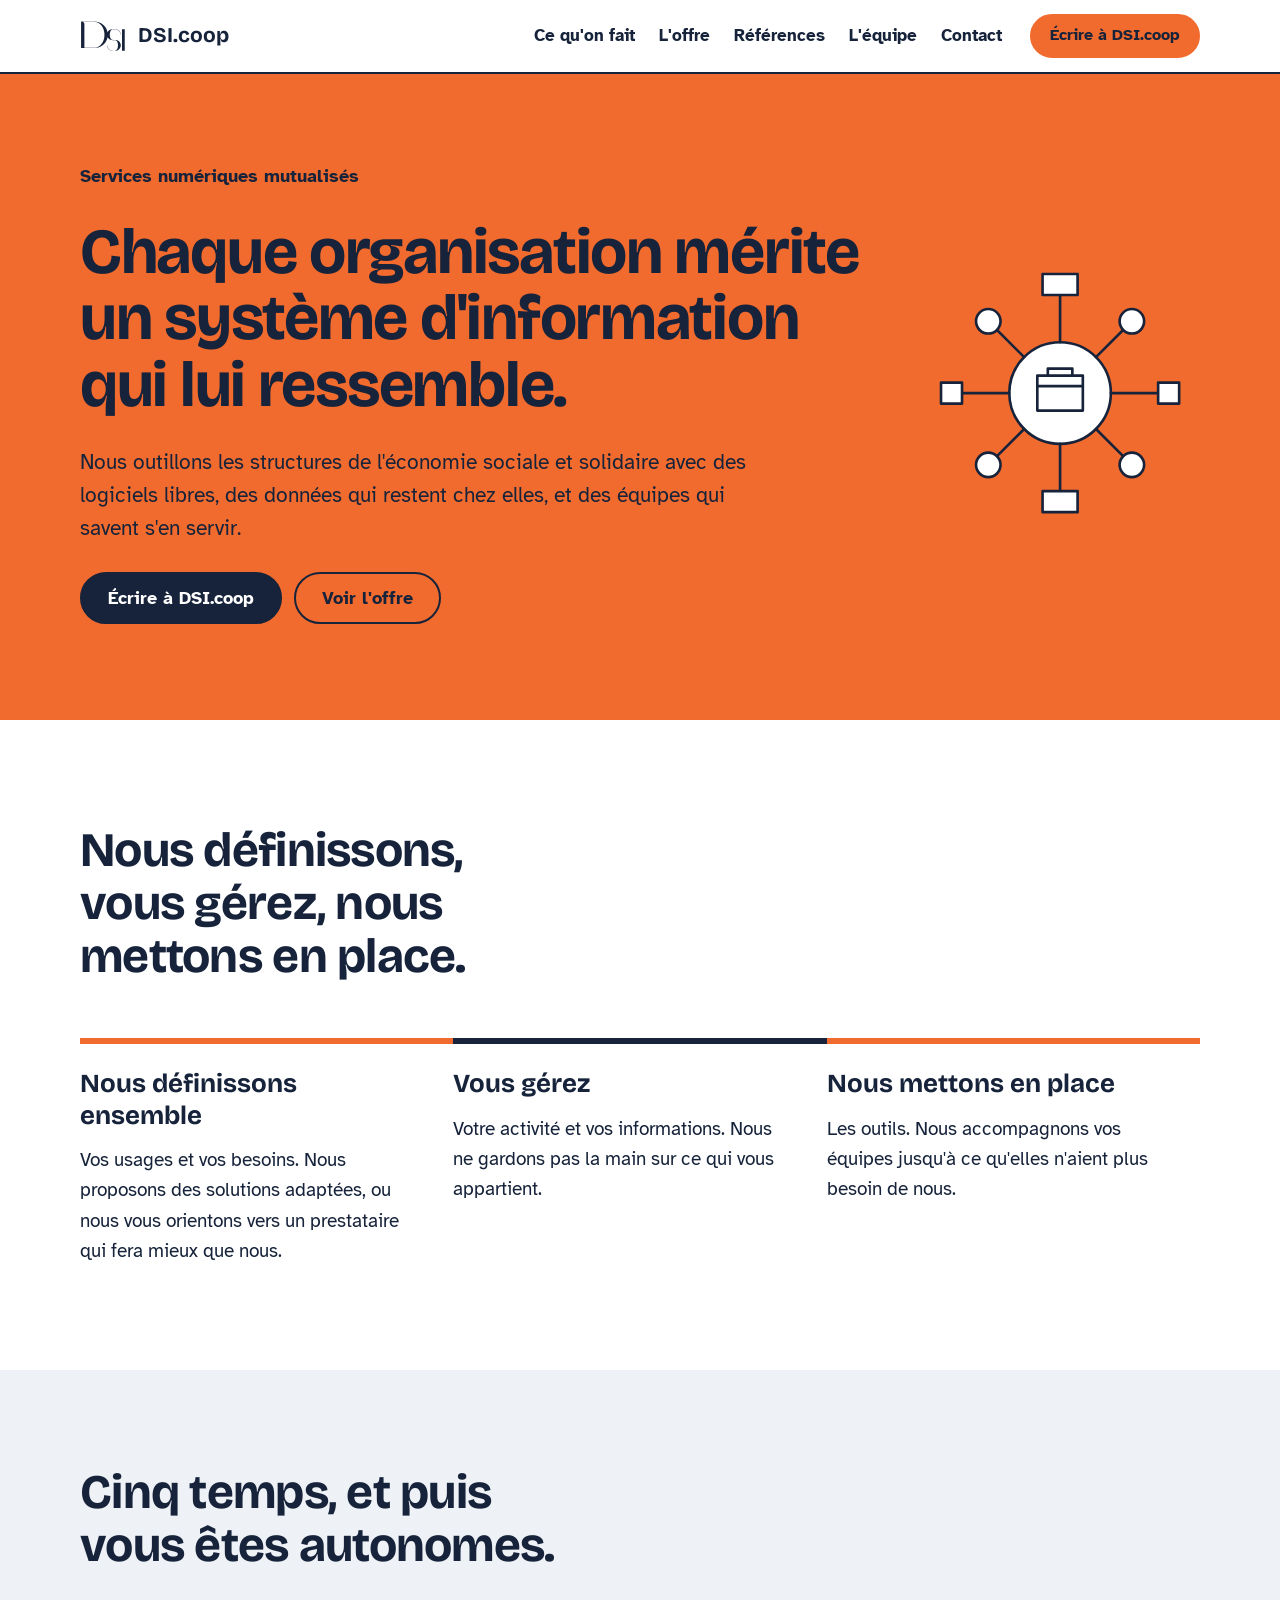
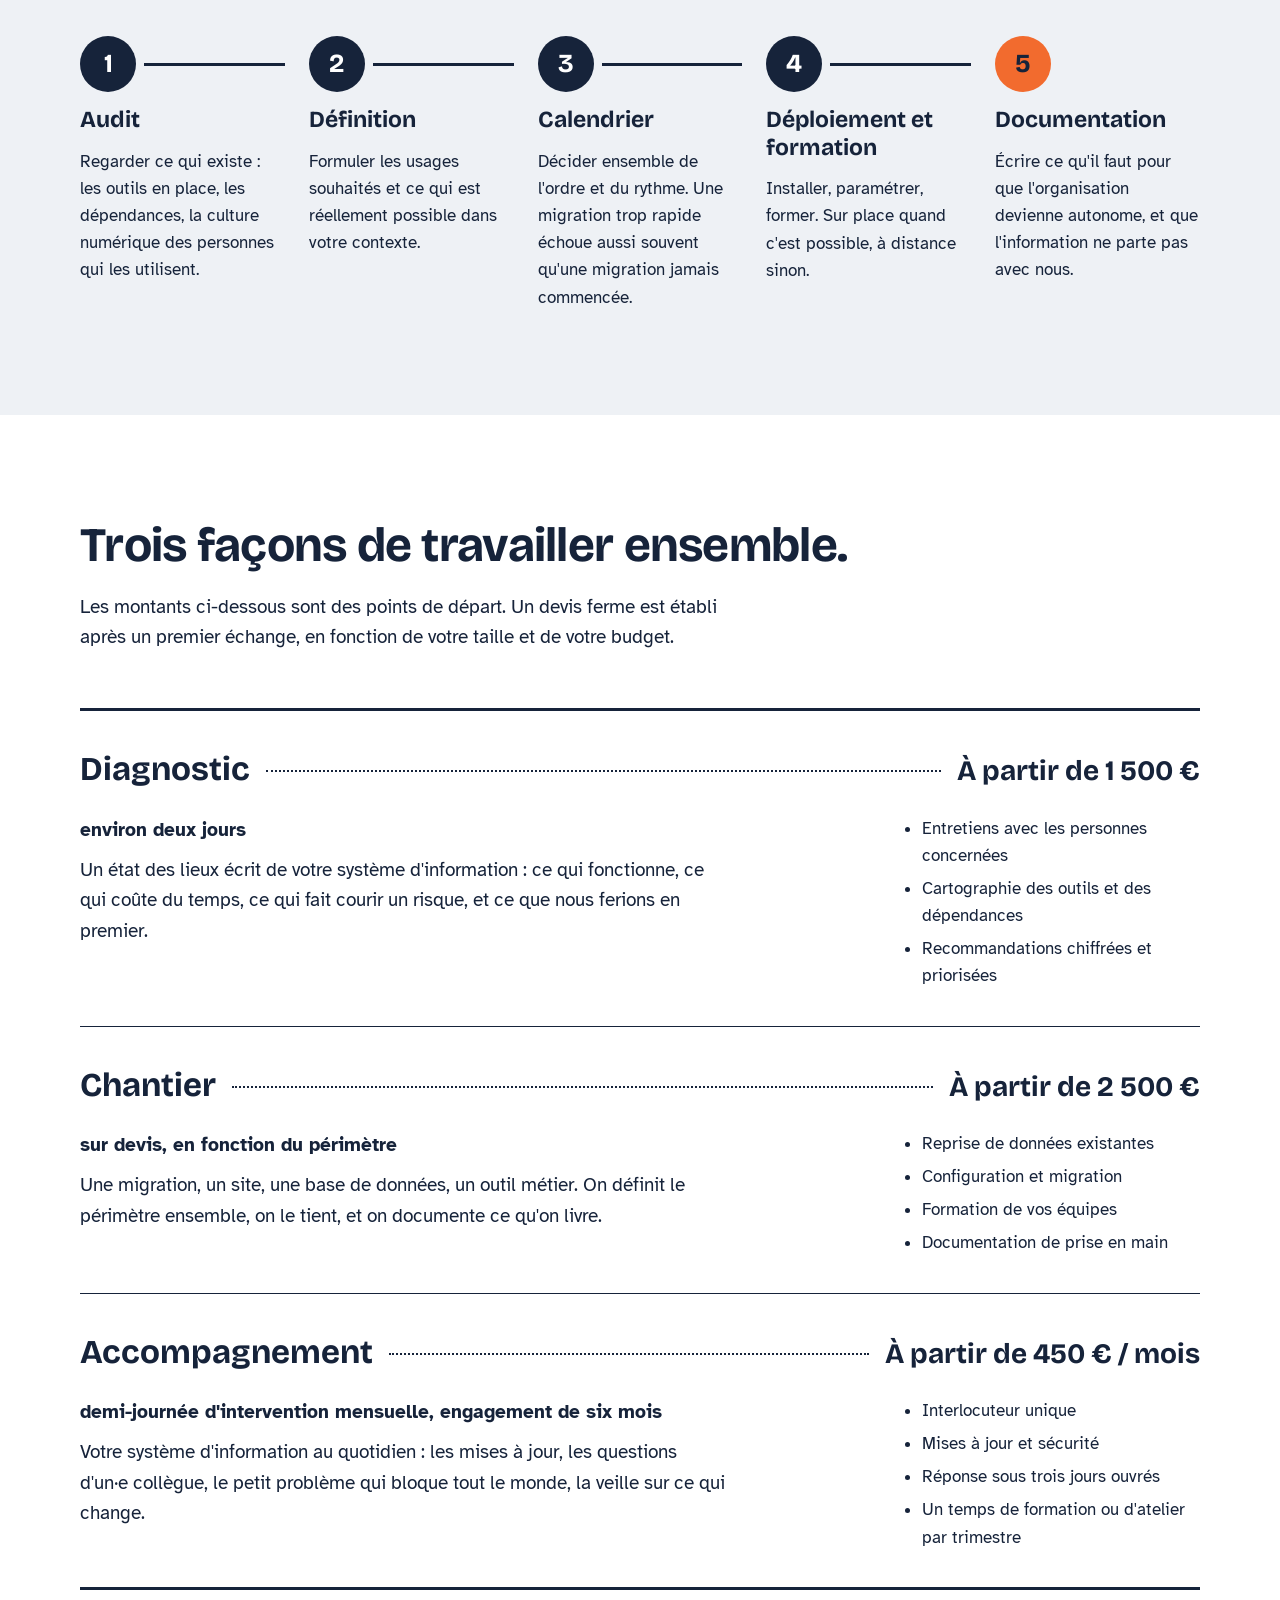
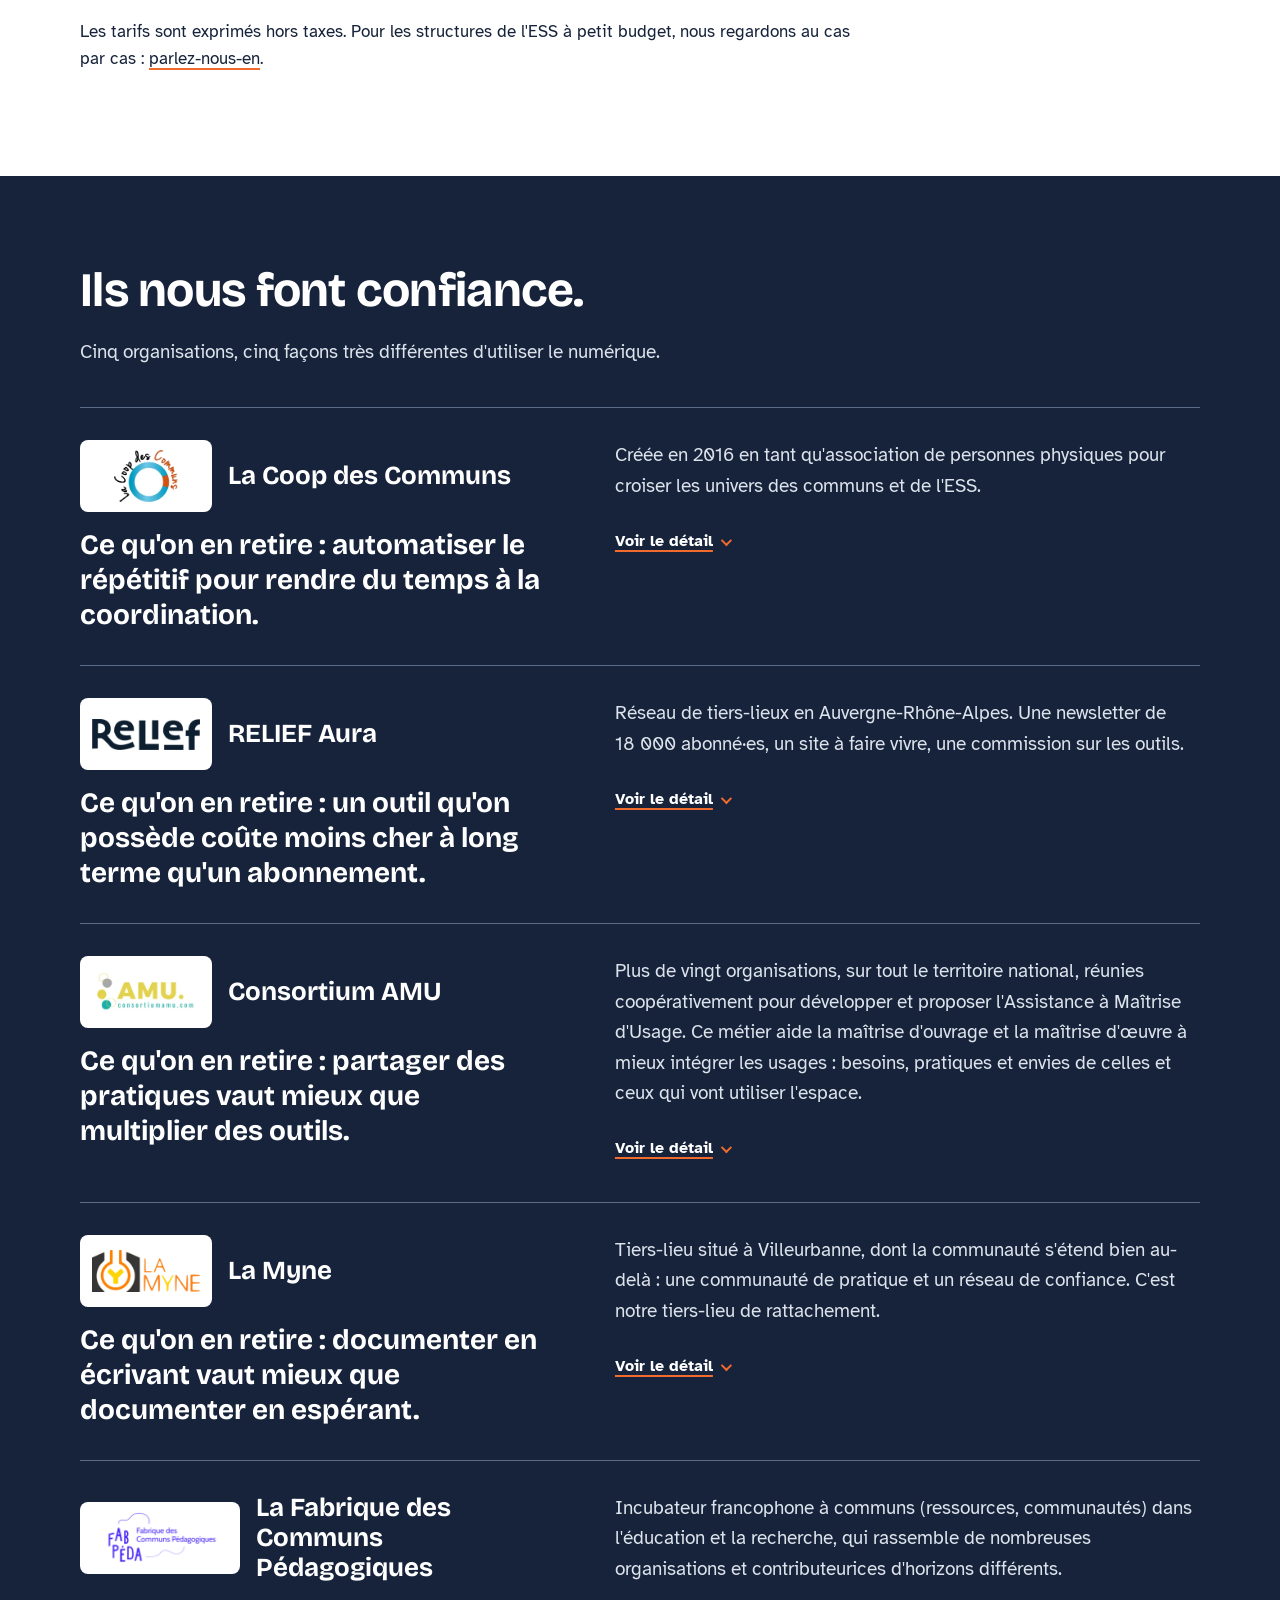
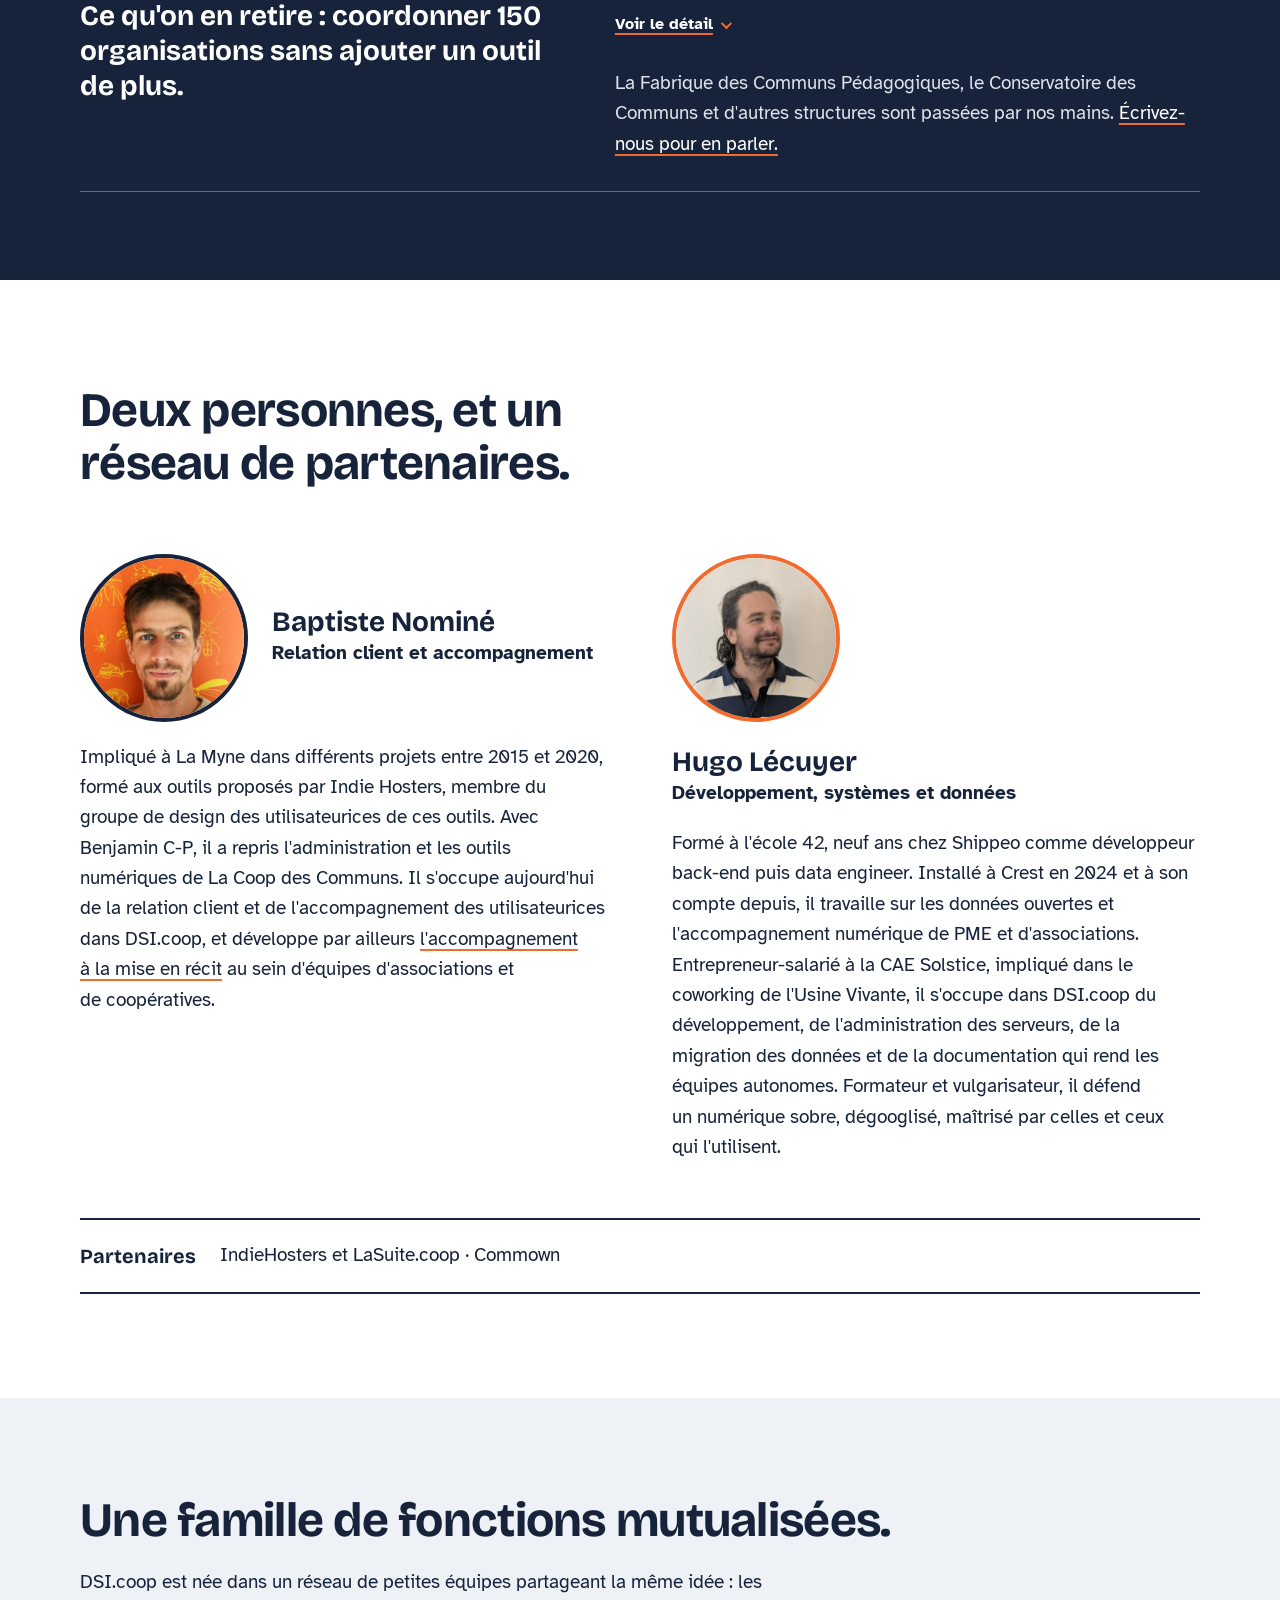
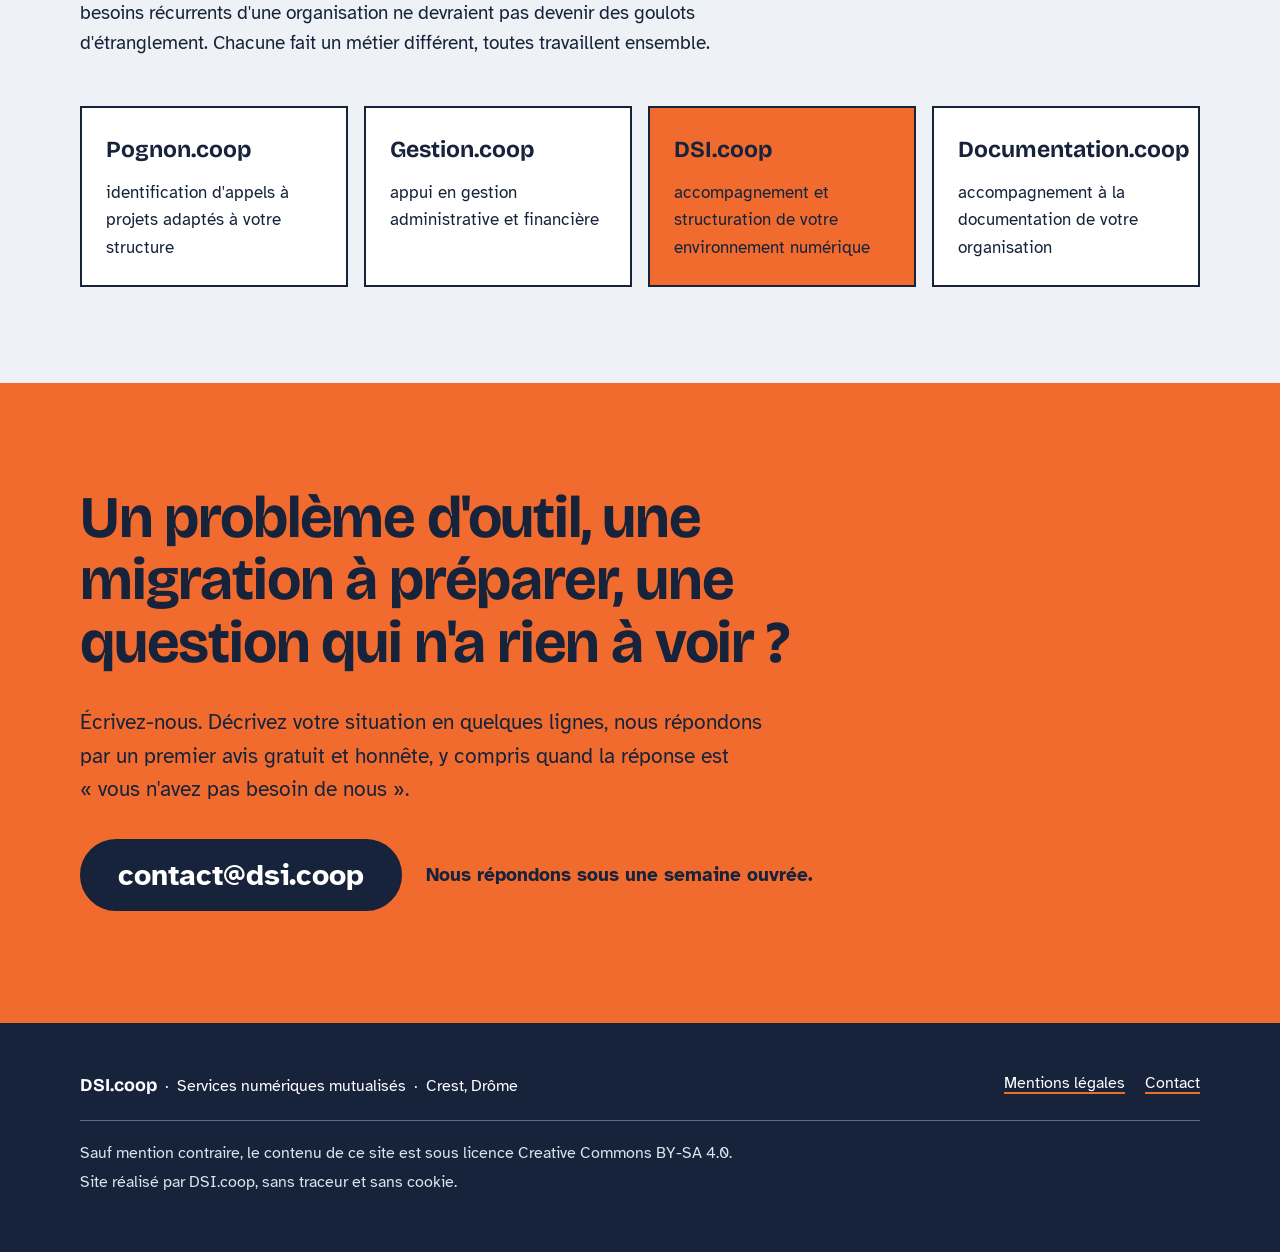
<file: docs/index.html>
<!doctype html>
<html lang="fr" class="no-js">
<head>
<meta charset="utf-8">
<meta name="viewport" content="width=device-width, initial-scale=1">
<title>DSI.coop · Systèmes d'information pour l'économie sociale et solidaire</title>
<meta name="description" content="DSI.coop outille les structures de l'économie sociale et solidaire avec des logiciels libres, des données qui restent chez elles, et des équipes qui savent s'en servir.">
<meta name="theme-color" content="#F26B2E">
<link rel="canonical" href="https://dsi.coop/">

<!-- Open Graph / réseaux sociaux -->
<meta property="og:type" content="website">
<meta property="og:locale" content="fr_FR">
<meta property="og:site_name" content="DSI.coop">
<meta property="og:title" content="DSI.coop · Systèmes d'information pour l'économie sociale et solidaire">
<meta property="og:description" content="Logiciels libres, données qui restent chez vous, équipes qui savent s'en servir.">
<meta property="og:url" content="https://dsi.coop/">
<meta property="og:image" content="https://dsi.coop/assets/partage.png">
<meta name="twitter:card" content="summary_large_image">

<link rel="icon" href="assets/favicon.svg" type="image/svg+xml">
<link rel="apple-touch-icon" href="assets/apple-touch-icon.png">
<link rel="preload" href="assets/fonts/atkinson-hyperlegible-400-latin.woff2" as="font" type="font/woff2" crossorigin>
<link rel="preload" href="assets/fonts/bricolage-grotesque-700-latin.woff2" as="font" type="font/woff2" crossorigin>
<link rel="stylesheet" href="styles.css">
</head>
<body>

<a href="#contenu" class="sr-only">Aller au contenu principal</a>

<header class="entete">
  <div class="wrap entete__barre">
    <a href="#top" class="entete__marque">
      <img src="assets/logo-dsi-marque.svg" alt="" width="43" height="29">
      <span class="entete__nom">DSI.coop<span class="sr-only">, retour à l'accueil</span></span>
    </a>

    <nav class="nav" id="nav-principal" aria-label="Navigation principale" data-ouvert="false">
      <div class="nav__liens">
        <a href="#approche">Ce qu'on fait</a>
        <a href="#offre">L'offre</a>
        <a href="#references">Références</a>
        <a href="#equipe">L'équipe</a>
        <a href="#contact">Contact</a>
      </div>
      <a class="btn btn-o nav__cta" href="mailto:contact@dsi.coop">Écrire à DSI.coop</a>
    </nav>

    <button class="burger" type="button" id="burger" aria-expanded="false" aria-controls="nav-principal" aria-label="Ouvrir le menu">
      <span class="burger__traits" aria-hidden="true"></span>
    </button>
  </div>
</header>

<main id="contenu">

<!-- ===================== Héros ===================== -->
<section class="heros" id="top" aria-labelledby="h-hero">
  <div class="wrap heros__grille">
    <div class="heros__texte">
      <p class="heros__surtitre">Services numériques mutualisés</p>
      <h1 id="h-hero">Chaque organisation mérite un système d'information qui lui ressemble.</h1>
      <p class="heros__chapeau">Nous outillons les structures de l'économie sociale et solidaire avec des logiciels libres, des données qui restent chez elles, et des équipes qui savent s'en servir.</p>
      <div class="heros__actions">
        <a class="btn btn-p" href="mailto:contact@dsi.coop">Écrire à DSI.coop</a>
        <a class="btn btn-s" href="#offre">Voir l'offre</a>
      </div>
    </div>

    <div class="heros__schema" aria-hidden="true">
      <svg viewBox="0 0 320 320" fill="none" stroke="#16233A" stroke-width="3" stroke-linecap="round" stroke-linejoin="round">
        <circle cx="160" cy="160" r="58" fill="#FFFFFF"/>
        <rect x="134" y="140" width="52" height="40"/>
        <path d="M134 152h52M146 140v-8h28v8"/>
        <path d="M160 102V48M160 218v54M102 160H48M218 160h54M119 119 82 82M201 119l37-37M119 201l-37 37M201 201l37 37"/>
        <rect x="140" y="24" width="40" height="24" fill="#FFFFFF"/>
        <rect x="140" y="272" width="40" height="24" fill="#FFFFFF"/>
        <rect x="24" y="148" width="24" height="24" fill="#FFFFFF"/>
        <rect x="272" y="148" width="24" height="24" fill="#FFFFFF"/>
        <circle cx="78" cy="78" r="14" fill="#FFFFFF"/>
        <circle cx="242" cy="78" r="14" fill="#FFFFFF"/>
        <circle cx="78" cy="242" r="14" fill="#FFFFFF"/>
        <circle cx="242" cy="242" r="14" fill="#FFFFFF"/>
      </svg>
    </div>
  </div>
</section>

<!-- ===================== Approche ===================== -->
<section class="approche" id="approche" aria-labelledby="h-approche">
  <div class="wrap">
    <h2 class="titre-section" id="h-approche" style="max-width:18ch;margin-bottom:56px">Nous définissons, vous gérez, nous mettons en place.</h2>
    <div class="approche__grille">
      <div class="approche__bloc">
        <h3>Nous définissons ensemble</h3>
        <p>Vos usages et vos besoins. Nous proposons des solutions adaptées, ou nous vous orientons vers un prestataire qui fera mieux que nous.</p>
      </div>
      <div class="approche__bloc">
        <h3>Vous gérez</h3>
        <p>Votre activité et vos informations. Nous ne gardons pas la main sur ce qui vous appartient.</p>
      </div>
      <div class="approche__bloc">
        <h3>Nous mettons en place</h3>
        <p>Les outils. Nous accompagnons vos équipes jusqu'à ce qu'elles n'aient plus besoin de nous.</p>
      </div>
    </div>
  </div>
</section>

<!-- ===================== Méthode ===================== -->
<section class="methode" aria-labelledby="h-methode">
  <div class="wrap">
    <h2 class="titre-section" id="h-methode" style="max-width:18ch;margin-bottom:64px">Cinq temps, et puis vous êtes autonomes.</h2>
    <ol class="methode__liste">
      <li class="methode__etape">
        <div class="methode__numero-ligne">
          <span class="methode__numero" aria-hidden="true">1</span>
          <span class="methode__filet" aria-hidden="true"></span>
        </div>
        <h3>Audit</h3>
        <p>Regarder ce qui existe : les outils en place, les dépendances, la culture numérique des personnes qui les utilisent.</p>
      </li>
      <li class="methode__etape">
        <div class="methode__numero-ligne">
          <span class="methode__numero" aria-hidden="true">2</span>
          <span class="methode__filet" aria-hidden="true"></span>
        </div>
        <h3>Définition</h3>
        <p>Formuler les usages souhaités et ce qui est réellement possible dans votre contexte.</p>
      </li>
      <li class="methode__etape">
        <div class="methode__numero-ligne">
          <span class="methode__numero" aria-hidden="true">3</span>
          <span class="methode__filet" aria-hidden="true"></span>
        </div>
        <h3>Calendrier</h3>
        <p>Décider ensemble de l'ordre et du rythme. Une migration trop rapide échoue aussi souvent qu'une migration jamais commencée.</p>
      </li>
      <li class="methode__etape">
        <div class="methode__numero-ligne">
          <span class="methode__numero" aria-hidden="true">4</span>
          <span class="methode__filet" aria-hidden="true"></span>
        </div>
        <h3>Déploiement et formation</h3>
        <p>Installer, paramétrer, former. Sur place quand c'est possible, à distance sinon.</p>
      </li>
      <li class="methode__etape methode__etape--finale">
        <div class="methode__numero-ligne">
          <span class="methode__numero" aria-hidden="true">5</span>
        </div>
        <h3>Documentation</h3>
        <p>Écrire ce qu'il faut pour que l'organisation devienne autonome, et que l'information ne parte pas avec nous.</p>
      </li>
    </ol>
  </div>
</section>

<!-- ===================== Offre ===================== -->
<section class="offre" id="offre" aria-labelledby="h-offre">
  <div class="wrap">
    <h2 class="titre-section" id="h-offre" style="margin-bottom:20px">Trois façons de travailler ensemble.</h2>
    <p class="offre__intro">Les montants ci-dessous sont des points de départ. Un devis ferme est établi après un premier échange, en fonction de votre taille et de votre budget.</p>

    <div class="offre__liste">
      <article class="offre__formule">
        <div class="offre__entete">
          <h3 class="offre__nom">Diagnostic</h3>
          <span class="offre__points" aria-hidden="true"></span>
          <p class="offre__prix">À partir de 1&nbsp;500&nbsp;€</p>
        </div>
        <div class="offre__corps">
          <div class="offre__description">
            <p class="offre__duree">environ deux jours</p>
            <p>Un état des lieux écrit de votre système d'information : ce qui fonctionne, ce qui coûte du temps, ce qui fait courir un risque, et ce que nous ferions en premier.</p>
          </div>
          <ul class="offre__details">
            <li>Entretiens avec les personnes concernées</li>
            <li>Cartographie des outils et des dépendances</li>
            <li>Recommandations chiffrées et priorisées</li>
          </ul>
        </div>
      </article>

      <article class="offre__formule">
        <div class="offre__entete">
          <h3 class="offre__nom">Chantier</h3>
          <span class="offre__points" aria-hidden="true"></span>
          <p class="offre__prix">À partir de 2&nbsp;500&nbsp;€</p>
        </div>
        <div class="offre__corps">
          <div class="offre__description">
            <p class="offre__duree">sur devis, en fonction du périmètre</p>
            <p>Une migration, un site, une base de données, un outil métier. On définit le périmètre ensemble, on le tient, et on documente ce qu'on livre.</p>
          </div>
          <ul class="offre__details">
            <li>Reprise de données existantes</li>
            <li>Configuration et migration</li>
            <li>Formation de vos équipes</li>
            <li>Documentation de prise en main</li>
          </ul>
        </div>
      </article>

      <article class="offre__formule">
        <div class="offre__entete">
          <h3 class="offre__nom">Accompagnement</h3>
          <span class="offre__points" aria-hidden="true"></span>
          <p class="offre__prix">À partir de 450&nbsp;€ / mois</p>
        </div>
        <div class="offre__corps">
          <div class="offre__description">
            <p class="offre__duree">demi-journée d'intervention mensuelle, engagement de six mois</p>
            <p>Votre système d'information au quotidien : les mises à jour, les questions d'un·e collègue, le petit problème qui bloque tout le monde, la veille sur ce qui change.</p>
          </div>
          <ul class="offre__details">
            <li>Interlocuteur unique</li>
            <li>Mises à jour et sécurité</li>
            <li>Réponse sous trois jours ouvrés</li>
            <li>Un temps de formation ou d'atelier par trimestre</li>
          </ul>
        </div>
      </article>
    </div>

    <p class="offre__mention">Les tarifs sont exprimés hors taxes. Pour les structures de l'ESS à petit budget, nous regardons au cas par cas : <a href="mailto:contact@dsi.coop">parlez-nous-en</a>.</p>
  </div>
</section>

<!-- ===================== Références ===================== -->
<section class="references" id="references" aria-labelledby="h-refs">
  <div class="wrap">
    <h2 class="titre-section" id="h-refs" style="margin-bottom:20px">Ils nous font confiance.</h2>
    <p class="references__intro">Cinq organisations, cinq façons très différentes d'utiliser le numérique.</p>

    <div class="references__liste">

      <article class="reference">
        <div class="reference__resume">
          <div class="reference__identite">
            <span class="reference__logo"><img src="assets/logo-coop-des-communs.webp" alt="La Coop des Communs" width="132" height="72" loading="lazy" decoding="async"></span>
            <div>
              <h3 class="reference__nom">La Coop des Communs</h3>
            </div>
          </div>
          <p class="reference__apport">Ce qu'on en retire&nbsp;: automatiser le répétitif pour rendre du temps à la coordination.</p>
        </div>
        <div class="reference__detail">
          <p>Créée en 2016 en tant qu'association de personnes physiques pour croiser les univers des communs et de l'ESS.</p>
          <details class="reference__depliant">
            <summary>Voir le détail</summary>
            <div class="reference__suite">
              <p>Elle doit notamment son essor aux apports conjoints de la recherche et des initiatives mises en œuvre, et à l'entretien d'une communauté apprenante et décloisonnée.</p>
              <p>Elle porte des groupes de travail sur des sujets d'intérêt, par exemple la Compta CARE, Forêts et Communs, les Plateformes Coopératives. Événements, recherche-action, partage entre théoriciens et praticiens : le travail prend des formes diverses.</p>
            </div>
            <dl class="reference__definitions">
              <div><dt>Outils classiques</dt><dd>E-mails, mailing lists, newsletters, dossiers partagés, édition de fichiers en ligne, visioconférence, sites web WordPress</dd></div>
              <div><dt>Formations</dt><dd>Outils numériques (chat, pads, Zoom, Airtable et Nextcloud)</dd></div>
              <div><dt>Gestion</dt><dd>Comptable, administrative, groupes de travail</dd></div>
              <div><dt>Airtable</dt><dd>Base des adhérents et gestion évènementielle, formulaires de mise à jour, relances automatiques, reçus fiscaux</dd></div>
              <div><dt>Pratique inspirante</dt><dd>L'automatisation progressive des tâches répétitives (suivi des adhérents, émission de reçus fiscaux, etc.)</dd></div>
            </dl>
          </details>
        </div>
      </article>

      <article class="reference">
        <div class="reference__resume">
          <div class="reference__identite">
            <span class="reference__logo"><img src="assets/logo-relief.webp" alt="RELIEF Aura" width="132" height="72" loading="lazy" decoding="async"></span>
            <div>
              <h3 class="reference__nom">RELIEF Aura</h3>
            </div>
          </div>
          <p class="reference__apport">Ce qu'on en retire&nbsp;: un outil qu'on possède coûte moins cher à long terme qu'un abonnement.</p>
        </div>
        <div class="reference__detail">
          <p>Réseau de tiers-lieux en Auvergne-Rhône-Alpes. Une newsletter de 18&nbsp;000 abonné·es, un site à faire vivre, une commission sur les outils.</p>
          <details class="reference__depliant">
            <summary>Voir le détail</summary>
            <dl class="reference__definitions">
              <div><dt>Newsletter</dt><dd>Migration de la newsletter vers un outil auto-hébergé</dd></div>
              <div><dt>Site web</dt><dd>Reprise du site et du nom de domaine</dd></div>
            </dl>
          </details>
        </div>
      </article>

      <article class="reference">
        <div class="reference__resume">
          <div class="reference__identite">
            <span class="reference__logo"><img src="assets/logo-consortium-amu.webp" alt="Consortium AMU" width="132" height="72" loading="lazy" decoding="async"></span>
            <div>
              <h3 class="reference__nom">Consortium AMU</h3>
            </div>
          </div>
          <p class="reference__apport">Ce qu'on en retire&nbsp;: partager des pratiques vaut mieux que multiplier des outils.</p>
        </div>
        <div class="reference__detail">
          <p>Plus de vingt organisations, sur tout le territoire national, réunies coopérativement pour développer et proposer l'Assistance à Maîtrise d'Usage. Ce métier aide la maîtrise d'ouvrage et la maîtrise d'œuvre à mieux intégrer les usages : besoins, pratiques et envies de celles et ceux qui vont utiliser l'espace.</p>
          <details class="reference__depliant">
            <summary>Voir le détail</summary>
            <div class="reference__suite">
              <p>Lauréat d'un marché national d'AMU pour les établissements médico-sociaux, le collectif s'outille rapidement d'un système d'information capable de monter en charge, apprend à partager ses pratiques, à prototyper et à faire évoluer son système d'information.</p>
            </div>
            <dl class="reference__definitions">
              <div><dt>Outils classiques</dt><dd>Canaux de chat, e-mails et mailing lists, dossiers partagés et édition de fichiers en ligne, site web WordPress minimaliste (statifié)</dd></div>
              <div><dt>Formations</dt><dd>Outils numériques (chat, pads, Airtable et drive), et gestion de la charge cognitive (trop d'outils, trop de tâches, trop d'e-mails, trop d'informations)</dd></div>
              <div><dt>Airtable</dt><dd>CRM, base de clients et de partenaires, automatisation des tâches récurrentes, formulaires, suivi administratif et financier</dd></div>
              <div><dt>Pratique inspirante</dt><dd>L'utilisation d'un budget contributif pour gérer les flux économiques entre acteurs très variés et permettre la libre contribution au travail collectif</dd></div>
            </dl>
          </details>
        </div>
      </article>

      <article class="reference">
        <div class="reference__resume">
          <div class="reference__identite">
            <span class="reference__logo"><img src="assets/logo-la-myne.webp" alt="La Myne" width="132" height="72" loading="lazy" decoding="async"></span>
            <div>
              <h3 class="reference__nom">La Myne</h3>
            </div>
          </div>
          <p class="reference__apport">Ce qu'on en retire&nbsp;: documenter en écrivant vaut mieux que documenter en espérant.</p>
        </div>
        <div class="reference__detail">
          <p>Tiers-lieu situé à Villeurbanne, dont la communauté s'étend bien au-delà : une communauté de pratique et un réseau de confiance. C'est notre tiers-lieu de rattachement.</p>
          <details class="reference__depliant">
            <summary>Voir le détail</summary>
            <div class="reference__suite">
              <p>De nombreuses pratiques qui nous animent viennent de la communauté mynoise, active sur de nombreux sujets.</p>
            </div>
            <dl class="reference__definitions">
              <div><dt>Outils classiques</dt><dd>Canaux de chat, dossiers partagés et édition de fichiers en ligne, site web statique</dd></div>
              <div><dt>Les pads</dt><dd>Des usages très variés : portail d'entrée sur un sujet, prise de notes, documentation, petit bout de site web. Généralement sous licence libre, ils contribuent à la transmission des savoirs.</dd></div>
              <div><dt>Accompagnement</dt><dd>Formation et accompagnement des porteur·ses de projets</dd></div>
              <div><dt>Pratique inspirante</dt><dd>Sans hésitation, la <a href="https://documentation.coop/">documentation</a>. Prendre des notes à plusieurs dans des pads, puis les «&nbsp;jardiner&nbsp;» pour qu'elles soient accessibles et compréhensibles : cette pratique mynoise a essaimé dans d'autres organisations, collectifs et écosystèmes.</dd></div>
            </dl>
          </details>
        </div>
      </article>

      <article class="reference reference--cloture">
        <div class="reference__resume">
          <div class="reference__identite">
            <span class="reference__logo reference__logo--large"><img src="assets/logo-fabrique-communs-pedagogiques.webp" alt="La Fabrique des Communs Pédagogiques" width="160" height="72" loading="lazy" decoding="async"></span>
            <div>
              <h3 class="reference__nom">La Fabrique des Communs Pédagogiques</h3>
            </div>
          </div>
          <p class="reference__apport">Ce qu'on en retire&nbsp;: coordonner 150 organisations sans ajouter un outil de plus.</p>
        </div>
        <div class="reference__detail">
          <p>Incubateur francophone à communs (ressources, communautés) dans l'éducation et la recherche, qui rassemble de nombreuses organisations et contributeurices d'horizons différents.</p>
          <details class="reference__depliant">
            <summary>Voir le détail</summary>
            <dl class="reference__definitions">
              <div><dt>Pratique inspirante</dt><dd>Une panoplie d'outils (Airtable, Telegram, Nextcloud) pour coordonner plus de 150 organisations autour des Rencontres Internationales de la Classe Dehors, avec des pratiques et des modèles qui pourront essaimer vers d'autres organisations militantes.</dd></div>
            </dl>
          </details>
          <p class="reference__note">La Fabrique des Communs Pédagogiques, le Conservatoire des Communs et d'autres structures sont passées par nos mains. <a href="mailto:contact@dsi.coop">Écrivez-nous pour en parler.</a></p>
        </div>
      </article>

    </div>
  </div>
</section>

<!-- ===================== Équipe ===================== -->
<section class="equipe" id="equipe" aria-labelledby="h-equipe">
  <div class="wrap">
    <h2 class="titre-section" id="h-equipe" style="max-width:18ch;margin-bottom:64px">Deux personnes, et un réseau de partenaires.</h2>
    <div class="equipe__grille">

      <article class="portrait">
        <div class="portrait__entete">
          <img class="portrait__photo" src="assets/portrait-baptiste-nomine.webp" alt="Portrait de Baptiste Nominé" width="168" height="168" loading="lazy" decoding="async">
          <div>
            <h3 class="portrait__nom">Baptiste Nominé</h3>
            <p class="portrait__role">Relation client et accompagnement</p>
          </div>
        </div>
        <p class="portrait__bio">Impliqué à La Myne dans différents projets entre 2015 et 2020, formé aux outils proposés par Indie Hosters, membre du groupe de design des utilisateurices de ces outils. Avec Benjamin C-P, il a repris l'administration et les outils numériques de La Coop des Communs. Il s'occupe aujourd'hui de la relation client et de l'accompagnement des utilisateurices dans DSI.coop, et développe par ailleurs <a href="https://frsi.work/">l'accompagnement à la mise en récit</a> au sein d'équipes d'associations et de coopératives.</p>
      </article>

      <article class="portrait portrait--hugo">
        <div class="portrait__entete">
          <img class="portrait__photo" src="assets/portrait-hugo-lecuyer.webp" alt="Portrait de Hugo Lécuyer" width="168" height="168" loading="lazy" decoding="async">
          <div>
            <h3 class="portrait__nom">Hugo Lécuyer</h3>
            <p class="portrait__role">Développement, systèmes et données</p>
          </div>
        </div>
        <p class="portrait__bio">Formé à l'école 42, neuf ans chez Shippeo comme développeur back-end puis data engineer. Installé à Crest en 2024 et à son compte depuis, il travaille sur les données ouvertes et l'accompagnement numérique de PME et d'associations. Entrepreneur-salarié à la CAE Solstice, impliqué dans le coworking de l'Usine Vivante, il s'occupe dans DSI.coop du développement, de l'administration des serveurs, de la migration des données et de la documentation qui rend les équipes autonomes. Formateur et vulgarisateur, il défend un numérique sobre, dégooglisé, maîtrisé par celles et ceux qui l'utilisent.</p>
      </article>

    </div>
    <p class="equipe__partenaires">
      <strong>Partenaires</strong>
      <span>IndieHosters et LaSuite.coop · Commown</span>
    </p>
  </div>
</section>

<!-- ===================== Famille de fonctions ===================== -->
<section class="famille" aria-labelledby="h-famille">
  <div class="wrap">
    <h2 class="titre-section" id="h-famille" style="margin-bottom:20px">Une famille de fonctions mutualisées.</h2>
    <p class="famille__intro">DSI.coop est née dans un réseau de petites équipes partageant la même idée : les besoins récurrents d'une organisation ne devraient pas devenir des goulots d'étranglement. Chacune fait un métier différent, toutes travaillent ensemble.</p>
    <ul class="famille__liste">
      <li class="famille__carte"><span class="famille__nom">Pognon.coop</span><span class="famille__role">identification d'appels à projets adaptés à votre structure</span></li>
      <li class="famille__carte"><span class="famille__nom">Gestion.coop</span><span class="famille__role">appui en gestion administrative et financière</span></li>
      <li class="famille__carte famille__carte--courante"><span class="famille__nom">DSI.coop</span><span class="famille__role">accompagnement et structuration de votre environnement numérique</span></li>
      <li class="famille__carte"><span class="famille__nom">Documentation.coop</span><span class="famille__role">accompagnement à la documentation de votre organisation</span></li>
    </ul>
  </div>
</section>

<!-- ===================== Contact ===================== -->
<section class="contact" id="contact" aria-labelledby="h-contact">
  <div class="wrap contact__contenu">
    <h2 id="h-contact">Un problème d'outil, une migration à préparer, une question qui n'a rien à voir&nbsp;?</h2>
    <p class="contact__chapeau">Écrivez-nous. Décrivez votre situation en quelques lignes, nous répondons par un premier avis gratuit et honnête, y compris quand la réponse est «&nbsp;vous n'avez pas besoin de nous&nbsp;».</p>
    <div class="contact__ligne">
      <a class="btn btn-p contact__mail" href="mailto:contact@dsi.coop">contact@dsi.coop</a>
      <p class="contact__delai">Nous répondons sous une semaine ouvrée.</p>
    </div>
  </div>
</section>

</main>

<footer class="pied">
  <div class="wrap pied__contenu">
    <div class="pied__haut">
      <p class="pied__identite">
        <span class="pied__marque">DSI.coop</span>
        <span aria-hidden="true">·</span>
        <span>Services numériques mutualisés</span>
        <span aria-hidden="true">·</span>
        <span>Crest, Drôme</span>
      </p>
      <nav class="pied__liens" aria-label="Liens de pied de page">
        <a href="mentions-legales.html">Mentions légales</a>
        <a href="#contact">Contact</a>
      </nav>
    </div>
    <div class="pied__bas">
      <p>Sauf mention contraire, le contenu de ce site est sous licence Creative Commons BY-SA 4.0.</p>
      <p>Site réalisé par DSI.coop, sans traceur et sans cookie.</p>
    </div>
  </div>
</footer>

<script src="script.js" defer></script>
</body>
</html>
</file>
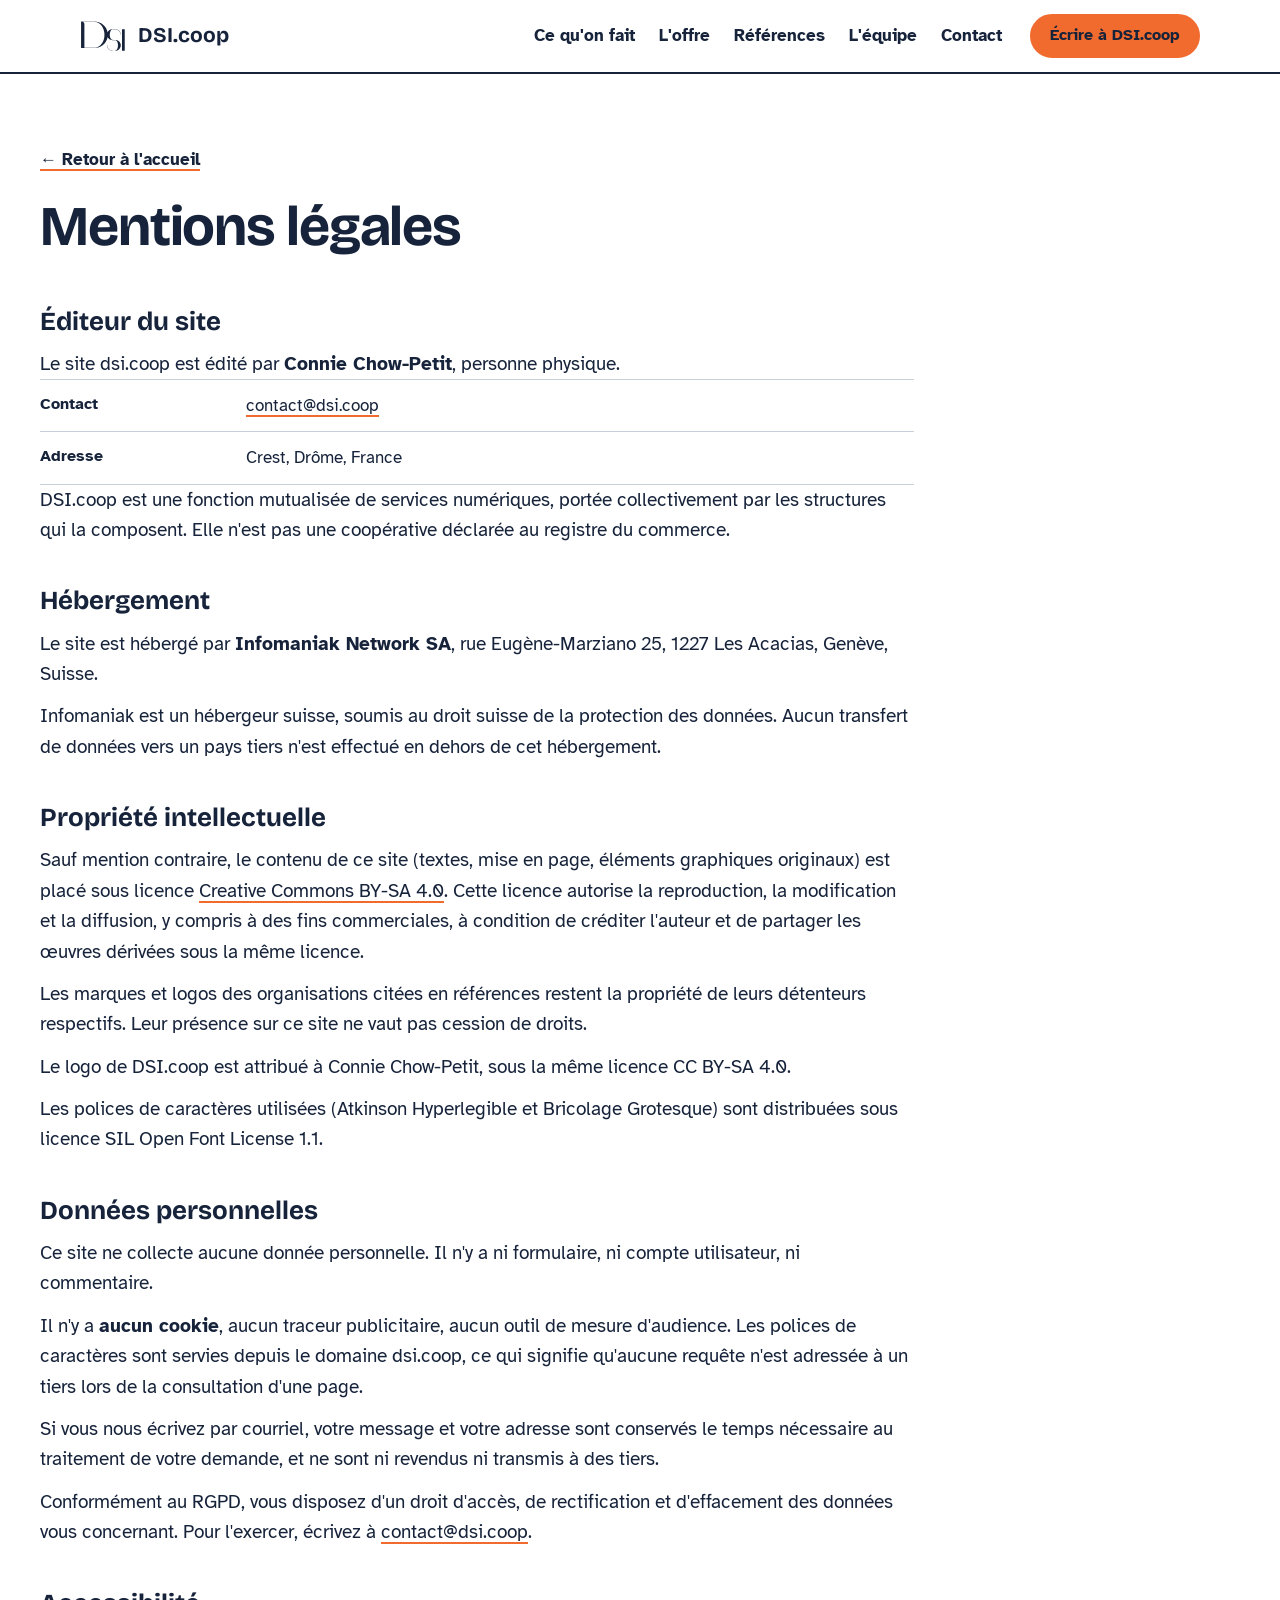
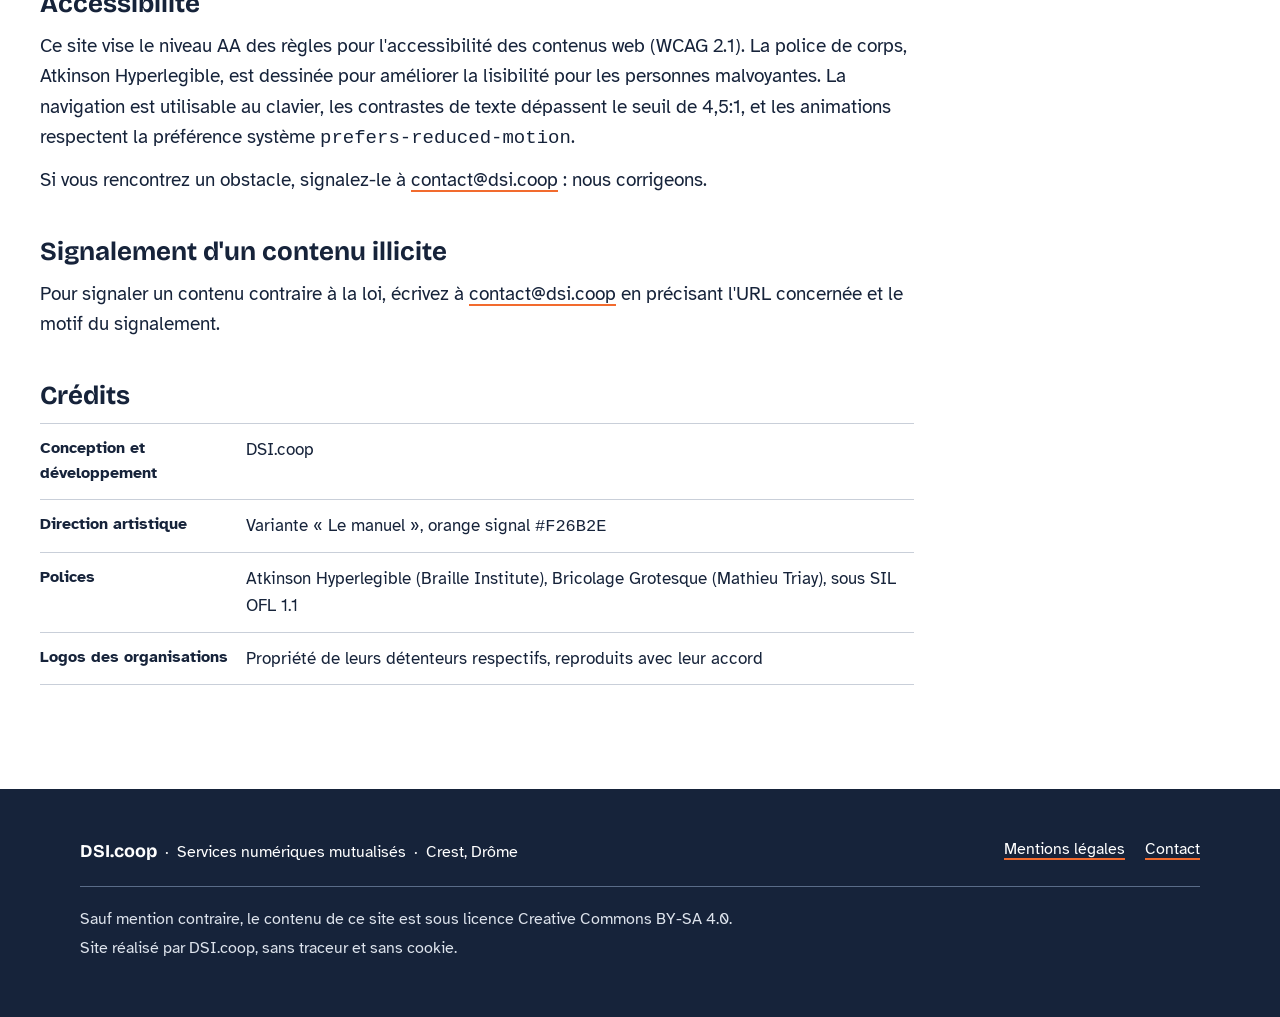
<file: docs/mentions-legales.html>
<!doctype html>
<html lang="fr" class="no-js">
<head>
<meta charset="utf-8">
<meta name="viewport" content="width=device-width, initial-scale=1">
<title>Mentions légales · DSI.coop</title>
<meta name="description" content="Éditeur, hébergement, propriété intellectuelle et traitement des données du site dsi.coop.">
<meta name="theme-color" content="#F26B2E">
<link rel="canonical" href="https://dsi.coop/mentions-legales.html">
<meta name="robots" content="index, follow">

<link rel="icon" href="assets/favicon.svg" type="image/svg+xml">
<link rel="apple-touch-icon" href="assets/apple-touch-icon.png">
<link rel="stylesheet" href="styles.css">
</head>
<body>

<a href="#contenu" class="sr-only">Aller au contenu principal</a>

<header class="entete">
  <div class="wrap entete__barre">
    <a href="index.html" class="entete__marque">
      <img src="assets/logo-dsi-marque.svg" alt="" width="43" height="29">
      <span class="entete__nom">DSI.coop<span class="sr-only">, retour à l'accueil</span></span>
    </a>

    <nav class="nav" id="nav-principal" aria-label="Navigation principale" data-ouvert="false">
      <div class="nav__liens">
        <a href="index.html#approche">Ce qu'on fait</a>
        <a href="index.html#offre">L'offre</a>
        <a href="index.html#references">Références</a>
        <a href="index.html#equipe">L'équipe</a>
        <a href="index.html#contact">Contact</a>
      </div>
      <a class="btn btn-o nav__cta" href="mailto:contact@dsi.coop">Écrire à DSI.coop</a>
    </nav>

    <button class="burger" type="button" id="burger" aria-expanded="false" aria-controls="nav-principal" aria-label="Ouvrir le menu">
      <span class="burger__traits" aria-hidden="true"></span>
    </button>
  </div>
</header>

<main id="contenu">
<div class="wrap page-legale">

  <p class="page-legale__retour"><a href="index.html">← Retour à l'accueil</a></p>

  <h1>Mentions légales</h1>

  <div class="page-legale__corps">

    <section aria-labelledby="h-editeur">
      <h2 id="h-editeur">Éditeur du site</h2>
      <p>Le site dsi.coop est édité par <strong>Connie Chow-Petit</strong>, personne physique.</p>
      <dl>
        <div><dt>Contact</dt><dd><a href="mailto:contact@dsi.coop">contact@dsi.coop</a></dd></div>
        <div><dt>Adresse</dt><dd>Crest, Drôme, France</dd></div>
      </dl>
      <p>DSI.coop est une fonction mutualisée de services numériques, portée collectivement par les structures qui la composent. Elle n'est pas une coopérative déclarée au registre du commerce.</p>
    </section>

    <section aria-labelledby="h-hebergement">
      <h2 id="h-hebergement">Hébergement</h2>
      <p>Le site est hébergé par <strong>Infomaniak Network SA</strong>, rue Eugène-Marziano 25, 1227 Les Acacias, Genève, Suisse.</p>
      <p>Infomaniak est un hébergeur suisse, soumis au droit suisse de la protection des données. Aucun transfert de données vers un pays tiers n'est effectué en dehors de cet hébergement.</p>
    </section>

    <section aria-labelledby="h-propriete">
      <h2 id="h-propriete">Propriété intellectuelle</h2>
      <p>Sauf mention contraire, le contenu de ce site (textes, mise en page, éléments graphiques originaux) est placé sous licence <a href="https://creativecommons.org/licenses/by-sa/4.0/deed.fr">Creative Commons BY-SA 4.0</a>. Cette licence autorise la reproduction, la modification et la diffusion, y compris à des fins commerciales, à condition de créditer l'auteur et de partager les œuvres dérivées sous la même licence.</p>
      <p>Les marques et logos des organisations citées en références restent la propriété de leurs détenteurs respectifs. Leur présence sur ce site ne vaut pas cession de droits.</p>
      <p>Le logo de DSI.coop est attribué à Connie Chow-Petit, sous la même licence CC BY-SA 4.0.</p>
      <p>Les polices de caractères utilisées (Atkinson Hyperlegible et Bricolage Grotesque) sont distribuées sous licence SIL Open Font License 1.1.</p>
    </section>

    <section aria-labelledby="h-donnees">
      <h2 id="h-donnees">Données personnelles</h2>
      <p>Ce site ne collecte aucune donnée personnelle. Il n'y a ni formulaire, ni compte utilisateur, ni commentaire.</p>
      <p>Il n'y a <strong>aucun cookie</strong>, aucun traceur publicitaire, aucun outil de mesure d'audience. Les polices de caractères sont servies depuis le domaine dsi.coop, ce qui signifie qu'aucune requête n'est adressée à un tiers lors de la consultation d'une page.</p>
      <p>Si vous nous écrivez par courriel, votre message et votre adresse sont conservés le temps nécessaire au traitement de votre demande, et ne sont ni revendus ni transmis à des tiers.</p>
      <p>Conformément au RGPD, vous disposez d'un droit d'accès, de rectification et d'effacement des données vous concernant. Pour l'exercer, écrivez à <a href="mailto:contact@dsi.coop">contact@dsi.coop</a>.</p>
    </section>

    <section aria-labelledby="h-accessibilite">
      <h2 id="h-accessibilite">Accessibilité</h2>
      <p>Ce site vise le niveau AA des règles pour l'accessibilité des contenus web (WCAG 2.1). La police de corps, Atkinson Hyperlegible, est dessinée pour améliorer la lisibilité pour les personnes malvoyantes. La navigation est utilisable au clavier, les contrastes de texte dépassent le seuil de 4,5:1, et les animations respectent la préférence système <code>prefers-reduced-motion</code>.</p>
      <p>Si vous rencontrez un obstacle, signalez-le à <a href="mailto:contact@dsi.coop">contact@dsi.coop</a> : nous corrigeons.</p>
    </section>

    <section aria-labelledby="h-signalement">
      <h2 id="h-signalement">Signalement d'un contenu illicite</h2>
      <p>Pour signaler un contenu contraire à la loi, écrivez à <a href="mailto:contact@dsi.coop">contact@dsi.coop</a> en précisant l'URL concernée et le motif du signalement.</p>
    </section>

    <section aria-labelledby="h-medias">
      <h2 id="h-medias">Crédits</h2>
      <dl>
        <div><dt>Conception et développement</dt><dd>DSI.coop</dd></div>
        <div><dt>Direction artistique</dt><dd>Variante « Le manuel », orange signal <code>#F26B2E</code></dd></div>
        <div><dt>Polices</dt><dd>Atkinson Hyperlegible (Braille Institute), Bricolage Grotesque (Mathieu Triay), sous SIL OFL 1.1</dd></div>
        <div><dt>Logos des organisations</dt><dd>Propriété de leurs détenteurs respectifs, reproduits avec leur accord</dd></div>
      </dl>
    </section>

  </div>
</div>
</main>

<footer class="pied">
  <div class="wrap pied__contenu">
    <div class="pied__haut">
      <p class="pied__identite">
        <span class="pied__marque">DSI.coop</span>
        <span aria-hidden="true">·</span>
        <span>Services numériques mutualisés</span>
        <span aria-hidden="true">·</span>
        <span>Crest, Drôme</span>
      </p>
      <nav class="pied__liens" aria-label="Liens de pied de page">
        <a href="mentions-legales.html" aria-current="page">Mentions légales</a>
        <a href="index.html#contact">Contact</a>
      </nav>
    </div>
    <div class="pied__bas">
      <p>Sauf mention contraire, le contenu de ce site est sous licence Creative Commons BY-SA 4.0.</p>
      <p>Site réalisé par DSI.coop, sans traceur et sans cookie.</p>
    </div>
  </div>
</footer>

<script src="script.js" defer></script>
</body>
</html>
</file>
<file: docs/styles.css>
/* ==========================================================================
   DSI.coop — feuille de style unique
   DA « Le manuel » : orange signal #F26B2E, encre #16233A, papier #FFFFFF
   Bricolage Grotesque (titres) + Atkinson Hyperlegible (corps)
   ========================================================================== */

/* --- Polices : auto-hébergées depuis /assets/fonts/ ----------------------
   Auto-hébergement : aucune requête vers Google, donc aucun traceur et
   aucune dépendance à un tiers. Sous-ensemble latin et latin-ext
   (accents français inclus), 128 Ko au total.
   ------------------------------------------------------------------------ */

/* Atkinson Hyperlegible — corps de texte */
@font-face {
  font-family: "Atkinson Hyperlegible";
  src: url("assets/fonts/atkinson-hyperlegible-400-latin-ext.woff2") format("woff2");
  font-weight: 400;
  font-style: normal;
  font-display: swap;
  unicode-range: U+0100-02BA, U+02BD-02C5, U+02C7-02CC, U+02CE-02D7, U+02DD-02FF,
                 U+0304, U+0308, U+0329, U+1D00-1DBF, U+1E00-1E9F, U+1EF2-1EFF,
                 U+2020, U+20A0-20AB, U+20AD-20C4, U+2113, U+2C60-2C7F, U+A720-A7FF;
}
@font-face {
  font-family: "Atkinson Hyperlegible";
  src: url("assets/fonts/atkinson-hyperlegible-400-latin.woff2") format("woff2");
  font-weight: 400;
  font-style: normal;
  font-display: swap;
  unicode-range: U+0000-00FF, U+0131, U+0152-0153, U+02BB-02BC, U+02C6, U+02DA,
                 U+02DC, U+0304, U+0308, U+0329, U+2000-206F, U+20AC, U+2122,
                 U+2191, U+2193, U+2212, U+2215, U+FEFF, U+FFFD;
}
@font-face {
  font-family: "Atkinson Hyperlegible";
  src: url("assets/fonts/atkinson-hyperlegible-700-latin-ext.woff2") format("woff2");
  font-weight: 700;
  font-style: normal;
  font-display: swap;
  unicode-range: U+0100-02BA, U+02BD-02C5, U+02C7-02CC, U+02CE-02D7, U+02DD-02FF,
                 U+0304, U+0308, U+0329, U+1D00-1DBF, U+1E00-1E9F, U+1EF2-1EFF,
                 U+2020, U+20A0-20AB, U+20AD-20C4, U+2113, U+2C60-2C7F, U+A720-A7FF;
}
@font-face {
  font-family: "Atkinson Hyperlegible";
  src: url("assets/fonts/atkinson-hyperlegible-700-latin.woff2") format("woff2");
  font-weight: 700;
  font-style: normal;
  font-display: swap;
  unicode-range: U+0000-00FF, U+0131, U+0152-0153, U+02BB-02BC, U+02C6, U+02DA,
                 U+02DC, U+0304, U+0308, U+0329, U+2000-206F, U+20AC, U+2122,
                 U+2191, U+2193, U+2212, U+2215, U+FEFF, U+FFFD;
}

/* Bricolage Grotesque — titres */
@font-face {
  font-family: "Bricolage Grotesque";
  src: url("assets/fonts/bricolage-grotesque-700-latin-ext.woff2") format("woff2");
  font-weight: 700;
  font-style: normal;
  font-display: swap;
  unicode-range: U+0100-02BA, U+02BD-02C5, U+02C7-02CC, U+02CE-02D7, U+02DD-02FF,
                 U+0304, U+0308, U+0329, U+1D00-1DBF, U+1E00-1E9F, U+1EF2-1EFF,
                 U+2020, U+20A0-20AB, U+20AD-20C4, U+2113, U+2C60-2C7F, U+A720-A7FF;
}
@font-face {
  font-family: "Bricolage Grotesque";
  src: url("assets/fonts/bricolage-grotesque-700-latin.woff2") format("woff2");
  font-weight: 700;
  font-style: normal;
  font-display: swap;
  unicode-range: U+0000-00FF, U+0131, U+0152-0153, U+02BB-02BC, U+02C6, U+02DA,
                 U+02DC, U+0304, U+0308, U+0329, U+2000-206F, U+20AC, U+2122,
                 U+2191, U+2193, U+2212, U+2215, U+FEFF, U+FFFD;
}

/* --- Jetons ------------------------------------------------------------- */
:root {
  --encre: #16233A;
  --encre-claire: #DDE3EC;
  --encre-filets: #5A6C88;
  --orange: #F26B2E;
  --orange-clair: #F7A47C;
  --papier: #FFFFFF;
  --papier-bleute: #EEF1F5;
  --police-titre: "Bricolage Grotesque", "Arial Narrow", Arial, sans-serif;
  --police-corps: "Atkinson Hyperlegible", Verdana, "Segoe UI", sans-serif;
  --largeur: 1200px;
}

/* --- Base --------------------------------------------------------------- */
*, *::before, *::after { box-sizing: border-box; }

html { scroll-behavior: smooth; }
@media (prefers-reduced-motion: reduce) {
  html { scroll-behavior: auto; }
}

body {
  margin: 0;
  background: var(--papier);
  color: var(--encre);
  font-family: var(--police-corps);
  font-size: 19px;
  line-height: 1.6;
  -webkit-font-smoothing: antialiased;
}

h1, h2, h3, p, ul, ol, dl, dd, figure { margin: 0; }

img, svg { display: block; max-width: 100%; }

a {
  color: var(--encre);
  text-decoration-thickness: 2px;
  text-underline-offset: 4px;
  text-decoration-color: var(--orange);
}
a:hover { text-decoration-color: var(--encre); }

:focus-visible {
  outline: 3px solid var(--encre);
  outline-offset: 3px;
}

section[id] { scroll-margin-top: 96px; }

/* --- Utilitaires -------------------------------------------------------- */
.disp {
  font-family: var(--police-titre);
  font-weight: 700;
}

.wrap {
  max-width: var(--largeur);
  margin: 0 auto;
  padding: 0 40px;
}

.sr-only {
  position: absolute;
  width: 1px; height: 1px;
  padding: 0; margin: -1px;
  overflow: hidden;
  clip: rect(0 0 0 0);
  white-space: nowrap;
  border: 0;
}

.titre-section {
  font-family: var(--police-titre);
  font-weight: 700;
  font-size: clamp(30px, 3.8vw, 48px);
  line-height: 1.1;
  letter-spacing: -0.015em;
  text-wrap: balance;
}

/* --- Boutons ------------------------------------------------------------ */
.btn {
  display: inline-flex;
  align-items: center;
  justify-content: center;
  min-height: 52px;
  padding: 0 26px;
  border-radius: 999px;
  font-weight: 700;
  font-size: 18px;
  text-decoration: none;
  border: 2px solid var(--encre);
  transition: background-color .15s ease, color .15s ease, border-color .15s ease;
}
.btn-p { background: var(--encre); color: #fff; }
.btn-p:hover { background: transparent; color: var(--encre); text-decoration: none; }
.btn-s { background: transparent; color: var(--encre); }
.btn-s:hover { background: var(--encre); color: #fff; text-decoration: none; }
.btn-o { background: var(--orange); color: var(--encre); border-color: var(--orange); }
.btn-o:hover { background: var(--encre); color: #fff; border-color: var(--encre); text-decoration: none; }

/* --- En-tête ------------------------------------------------------------ */
.entete {
  position: sticky;
  top: 0;
  z-index: 20;
  background: var(--papier);
  border-bottom: 2px solid var(--encre);
}
.entete__barre {
  display: flex;
  align-items: center;
  justify-content: space-between;
  gap: 24px;
  min-height: 72px;
}
.entete__marque {
  display: flex;
  align-items: center;
  gap: 12px;
  text-decoration: none;
  flex-shrink: 0;
}
.entete__marque img { height: 30px; width: auto; }
.entete__nom { font-family: var(--police-titre); font-weight: 700; font-size: 21px; }

/* Navigation : conteneur qui porte le display, plus jamais en attribut style */
.nav {
  display: flex;
  align-items: center;
  gap: 28px;
}
.nav__liens {
  display: flex;
  gap: 24px;
  font-size: 17px;
  font-weight: 700;
}
.nav__liens a { text-decoration: none; }
.nav__liens a:hover { text-decoration: underline; text-decoration-color: var(--orange); }
.nav__cta { min-height: 44px; font-size: 16px; padding: 0 18px; }

/* Bouton burger : masqué au-delà de 900 px */
.burger {
  display: none;
  width: 48px;
  height: 48px;
  padding: 0;
  background: transparent;
  border: 2px solid var(--encre);
  border-radius: 8px;
  cursor: pointer;
  align-items: center;
  justify-content: center;
  flex-shrink: 0;
}
.burger__traits {
  position: relative;
  width: 22px;
  height: 2px;
  background: var(--encre);
  display: block;
}
.burger__traits::before,
.burger__traits::after {
  content: "";
  position: absolute;
  left: 0;
  width: 22px;
  height: 2px;
  background: var(--encre);
}
.burger__traits::before { top: -7px; }
.burger__traits::after { top: 7px; }
.burger[aria-expanded="true"] .burger__traits { background: transparent; }
.burger[aria-expanded="true"] .burger__traits::before { top: 0; transform: rotate(45deg); }
.burger[aria-expanded="true"] .burger__traits::after { top: 0; transform: rotate(-45deg); }

/* --- Héros -------------------------------------------------------------- */
.heros {
  background: var(--orange);
  padding: 88px 0 96px;
}
.heros__grille {
  display: flex;
  flex-wrap: wrap;
  column-gap: 56px;
  row-gap: 48px;
  align-items: center;
}
.heros__texte {
  flex: 999 1 620px;
  min-width: 0;
  display: flex;
  flex-direction: column;
  gap: 28px;
}
.heros__surtitre { font-size: 18px; font-weight: 700; }
.heros h1 {
  font-family: var(--police-titre);
  font-weight: 700;
  font-size: clamp(34px, 5vw, 64px);
  line-height: 1.04;
  letter-spacing: -0.02em;
  text-wrap: balance;
}
.heros__chapeau {
  font-size: 21px;
  line-height: 1.55;
  max-width: 32em;
  text-wrap: pretty;
}
.heros__actions { display: flex; flex-wrap: wrap; gap: 12px; }
.heros__schema {
  flex: 1 1 280px;
  min-width: 0;
  display: flex;
  justify-content: center;
}
.heros__schema svg { width: 100%; max-width: 340px; height: auto; }

/* --- Approche ----------------------------------------------------------- */
.approche { padding: 104px 0; }
.approche .titre-section { max-width: 18ch; margin-bottom: 56px; }
.approche__grille {
  display: grid;
  grid-template-columns: repeat(auto-fit, minmax(min(300px, 100%), 1fr));
  gap: 0;
}
.approche__bloc {
  display: flex;
  flex-direction: column;
  gap: 14px;
  border-top: 6px solid var(--orange);
  padding: 24px 32px 0 0;
}
.approche__bloc:nth-child(2) { border-top-color: var(--encre); }
.approche__bloc h3 {
  font-family: var(--police-titre);
  font-weight: 700;
  font-size: 26px;
  line-height: 1.2;
}

/* --- Méthode ------------------------------------------------------------ */
.methode { background: var(--papier-bleute); padding: 96px 0 104px; }
.methode .titre-section { max-width: 18ch; margin-bottom: 64px; }
.methode__liste {
  list-style: none;
  padding: 0;
  display: grid;
  grid-template-columns: repeat(auto-fit, minmax(min(200px, 100%), 1fr));
  column-gap: 24px;
  row-gap: 40px;
}
.methode__etape { display: flex; flex-direction: column; gap: 14px; }
.methode__numero-ligne { display: flex; align-items: center; gap: 8px; }
.methode__numero {
  flex: 0 0 56px;
  width: 56px;
  height: 56px;
  border-radius: 50%;
  background: var(--encre);
  color: #fff;
  display: flex;
  align-items: center;
  justify-content: center;
  font-family: var(--police-titre);
  font-weight: 700;
  font-size: 26px;
}
.methode__etape--finale .methode__numero { background: var(--orange); color: var(--encre); }
.methode__filet { flex: 1 1 auto; border-top: 3px solid var(--encre); }
.methode__etape h3 {
  font-family: var(--police-titre);
  font-weight: 700;
  font-size: 23px;
  line-height: 1.2;
}
.methode__etape p { font-size: 17px; }

/* --- Offre -------------------------------------------------------------- */
.offre { padding: 104px 0; }
.offre .titre-section { margin-bottom: 20px; }
.offre__intro { max-width: 36em; margin-bottom: 56px; }
.offre__liste { display: flex; flex-direction: column; border-top: 3px solid var(--encre); }
.offre__formule {
  border-bottom: 1px solid var(--encre);
  padding: 32px 0 36px;
  display: flex;
  flex-direction: column;
  gap: 18px;
}
.offre__formule:last-child { border-bottom: 3px solid var(--encre); }
.offre__entete {
  display: flex;
  flex-wrap: wrap;
  align-items: baseline;
  column-gap: 16px;
  row-gap: 4px;
}
.offre__nom {
  font-family: var(--police-titre);
  font-weight: 700;
  font-size: clamp(26px, 2.6vw, 34px);
}
.offre__points {
  flex: 1 1 40px;
  border-bottom: 2px dotted var(--encre);
  transform: translateY(-8px);
  min-width: 24px;
}
.offre__prix {
  font-family: var(--police-titre);
  font-weight: 700;
  font-size: clamp(22px, 2.2vw, 30px);
}
.offre__corps {
  display: flex;
  flex-wrap: wrap;
  column-gap: 56px;
  row-gap: 16px;
}
.offre__description {
  flex: 999 1 420px;
  min-width: 0;
  display: flex;
  flex-direction: column;
  gap: 10px;
}
.offre__duree { font-weight: 700; }
.offre__description p:last-child { max-width: 34em; }
.offre__details {
  flex: 1 1 300px;
  min-width: 0;
  padding-left: 22px;
  font-size: 17px;
  display: flex;
  flex-direction: column;
  gap: 6px;
}
.offre__mention { font-size: 17px; margin-top: 28px; max-width: 46em; }

/* --- Références --------------------------------------------------------- */
.references {
  background: var(--encre);
  color: var(--papier);
  padding: 88px 0;
}
.references .titre-section { margin-bottom: 20px; }
.references__intro {
  max-width: 36em;
  margin-bottom: 40px;
  color: var(--encre-claire);
}
.references__liste { display: flex; flex-direction: column; }
.reference {
  border-top: 1px solid var(--encre-filets);
  padding: 32px 0;
  display: flex;
  flex-wrap: wrap;
  column-gap: 64px;
  row-gap: 24px;
}
.reference:last-of-type { border-bottom: 1px solid var(--encre-filets); }
.reference__resume {
  flex: 1 1 300px;
  min-width: 0;
  display: flex;
  flex-direction: column;
  gap: 16px;
}
.reference__identite { display: flex; align-items: center; gap: 16px; }
.reference__logo {
  width: 132px;
  height: 72px;
  flex: 0 0 132px;
  border-radius: 8px;
  background: #fff;
  display: flex;
  align-items: center;
  justify-content: center;
  padding: 10px 12px;
}
.reference__logo img { max-width: 100%; max-height: 100%; object-fit: contain; }
.reference__logo--large { width: 160px; flex-basis: 160px; }
.reference__nom {
  font-family: var(--police-titre);
  font-weight: 700;
  font-size: 26px;
  line-height: 1.15;
}
.reference__depuis { color: var(--orange-clair); font-weight: 700; font-size: 17px; }
.reference__apport {
  font-family: var(--police-titre);
  font-weight: 700;
  font-size: clamp(22px, 2.2vw, 28px);
  line-height: 1.25;
}
.reference__detail {
  flex: 1.2 1 380px;
  min-width: 0;
  display: flex;
  flex-direction: column;
  gap: 14px;
  color: var(--encre-claire);
}
.reference__detail p { max-width: 42em; }

/* Dépliant « voir le détail » */
.reference__depliant { margin-top: 6px; }
.reference__depliant summary {
  cursor: pointer;
  font-weight: 700;
  font-size: 16px;
  color: var(--papier);
  list-style: none;
  display: inline-flex;
  align-items: center;
  gap: 8px;
  padding: 8px 0;
  text-decoration: underline;
  text-decoration-thickness: 2px;
  text-decoration-color: var(--orange);
  text-underline-offset: 4px;
}
.reference__depliant summary::-webkit-details-marker { display: none; }
.reference__depliant summary::after {
  content: "";
  width: 8px;
  height: 8px;
  border-right: 2px solid var(--orange);
  border-bottom: 2px solid var(--orange);
  transform: rotate(45deg) translateY(-2px);
  transition: transform .15s ease;
}
.reference__depliant[open] summary::after { transform: rotate(-135deg) translateY(-2px); }

.reference__definitions { margin: 12px 0 0; }
.reference__suite { margin-top: 12px; display: flex; flex-direction: column; gap: 14px; }
.reference__suite p { max-width: 42em; }
.reference__definitions > div {
  border-top: 1px solid var(--encre-filets);
  padding: 10px 0;
  display: flex;
  flex-wrap: wrap;
  column-gap: 16px;
  row-gap: 2px;
}
.reference__definitions > div:last-child { border-bottom: 1px solid var(--encre-filets); }
.reference__definitions dt {
  flex: 0 0 170px;
  font-weight: 700;
  font-size: 16px;
  color: var(--orange-clair);
}
.reference__definitions dd {
  flex: 1 1 240px;
  min-width: 0;
  font-size: 17px;
  line-height: 1.5;
}
.reference__definitions a { color: var(--papier); }

/* La Fabrique : bloc de clôture, traité comme les autres */
.reference--cloture {
  border-bottom: none;
}
.reference__note { margin-top: 8px; }
.reference__note a { color: var(--papier); }

/* --- Équipe ------------------------------------------------------------- */
.equipe { padding: 104px 0; }
.equipe .titre-section { max-width: 18ch; margin-bottom: 64px; }
.equipe__grille {
  display: grid;
  grid-template-columns: repeat(auto-fit, minmax(min(460px, 100%), 1fr));
  column-gap: 64px;
  row-gap: 64px;
}
.portrait { display: flex; flex-direction: column; gap: 20px; }
.portrait__entete {
  display: flex;
  align-items: center;
  gap: 24px;
  flex-wrap: wrap;
}
.portrait__photo {
  width: 168px;
  height: 168px;
  border-radius: 50%;
  object-fit: cover;
  border: 4px solid var(--encre);
}
.portrait--hugo .portrait__photo { border-color: var(--orange); }
.portrait__nom {
  font-family: var(--police-titre);
  font-weight: 700;
  font-size: 28px;
  line-height: 1.15;
}
.portrait__role { font-weight: 700; }
.portrait__bio { max-width: 34em; text-wrap: pretty; }
.equipe__partenaires {
  margin-top: 56px;
  padding: 20px 0;
  border-top: 2px solid var(--encre);
  border-bottom: 2px solid var(--encre);
  display: flex;
  flex-wrap: wrap;
  gap: 8px 24px;
}
.equipe__partenaires strong {
  font-family: var(--police-titre);
  font-weight: 700;
  font-size: 20px;
}

/* --- Famille de fonctions ----------------------------------------------- */
.famille { background: var(--papier-bleute); padding: 96px 0; }
.famille .titre-section { margin-bottom: 20px; }
.famille__intro { max-width: 38em; margin-bottom: 48px; }
.famille__liste {
  list-style: none;
  padding: 0;
  display: grid;
  grid-template-columns: repeat(auto-fit, minmax(min(240px, 100%), 1fr));
  gap: 16px;
}
.famille__carte {
  background: #fff;
  border: 2px solid var(--encre);
  padding: 24px;
  display: flex;
  flex-direction: column;
  gap: 10px;
}
.famille__carte--courante { background: var(--orange); }
.famille__nom { font-family: var(--police-titre); font-weight: 700; font-size: 23px; }
.famille__role { font-size: 17px; }

/* --- Contact ------------------------------------------------------------ */
.contact { background: var(--orange); padding: 104px 0 112px; }
.contact__contenu { display: flex; flex-direction: column; gap: 32px; }
.contact h2 {
  font-family: var(--police-titre);
  font-weight: 700;
  font-size: clamp(32px, 4.6vw, 60px);
  line-height: 1.06;
  letter-spacing: -0.02em;
  max-width: 20ch;
  text-wrap: balance;
}
.contact__chapeau { font-size: 21px; max-width: 34em; text-wrap: pretty; }
.contact__ligne {
  display: flex;
  flex-wrap: wrap;
  gap: 16px 24px;
  align-items: center;
}
.contact__mail {
  min-height: 72px;
  font-size: clamp(22px, 2.4vw, 30px);
  padding: 0 36px;
  word-break: break-word;
}
.contact__delai { font-weight: 700; }

/* --- Pied de page ------------------------------------------------------- */
.pied {
  background: var(--encre);
  color: var(--papier);
  padding: 48px 0 56px;
}
.pied__contenu {
  display: flex;
  flex-direction: column;
  gap: 20px;
  font-size: 16px;
}
.pied__haut {
  display: flex;
  flex-wrap: wrap;
  justify-content: space-between;
  gap: 16px;
}
.pied__identite { display: flex; flex-wrap: wrap; gap: 8px; align-items: baseline; }
.pied__marque { font-family: var(--police-titre); font-weight: 700; font-size: 18px; }
.pied__liens { display: flex; gap: 20px; flex-wrap: wrap; }
.pied a { color: var(--papier); text-decoration-color: var(--orange); }
.pied__bas {
  color: var(--encre-claire);
  display: flex;
  flex-direction: column;
  gap: 4px;
  border-top: 1px solid var(--encre-filets);
  padding-top: 20px;
}

/* --- Page secondaire (mentions légales) --------------------------------- */
.page-legale { padding: 72px 0 104px; }
.page-legale__retour { font-size: 17px; font-weight: 700; }
.page-legale h1 {
  font-family: var(--police-titre);
  font-weight: 700;
  font-size: clamp(32px, 4.4vw, 56px);
  line-height: 1.08;
  letter-spacing: -0.02em;
  margin: 24px 0 48px;
  max-width: 22ch;
  text-wrap: balance;
}
.page-legale__corps {
  max-width: 46em;
  display: flex;
  flex-direction: column;
  gap: 40px;
}
.page-legale h2 {
  font-family: var(--police-titre);
  font-weight: 700;
  font-size: 26px;
  line-height: 1.2;
  margin-bottom: 12px;
}
.page-legale p + p { margin-top: 12px; }
.page-legale dl > div {
  border-top: 1px solid #C9CFD9;
  padding: 12px 0;
  display: flex;
  flex-wrap: wrap;
  column-gap: 16px;
  row-gap: 2px;
}
.page-legale dl > div:last-child { border-bottom: 1px solid #C9CFD9; }
.page-legale dt { flex: 0 0 190px; font-weight: 700; font-size: 16px; }
.page-legale dd { flex: 1 1 260px; min-width: 0; font-size: 17px; }
.page-legale ul { padding-left: 22px; display: flex; flex-direction: column; gap: 6px; }

/* ==========================================================================
   Points de rupture
   ========================================================================== */

/* Tablette et mobile : on masque les liens, on affiche le burger */
@media (max-width: 900px) {
  .burger { display: inline-flex; }

  /* Panneau déroulant */
  .nav {
    position: absolute;
    top: 100%;
    left: 0;
    right: 0;
    flex-direction: column;
    align-items: stretch;
    gap: 0;
    background: var(--papier);
    border-bottom: 2px solid var(--encre);
    padding: 0 24px;
    max-height: 0;
    overflow: hidden;
    visibility: hidden;
    transition: max-height .22s ease, visibility .22s ease;
  }
  .nav[data-ouvert="true"] {
    max-height: 480px;
    visibility: visible;
  }

  /* Les liens sont réaffichés, empilés */
  .nav__liens {
    display: flex;
    flex-direction: column;
    gap: 0;
    font-size: 19px;
    padding: 8px 0;
  }
  .nav__liens a {
    display: block;
    padding: 14px 0;
    border-bottom: 1px solid #D8DDE6;
  }
  .nav__liens a:last-child { border-bottom: none; }

  .nav__cta {
    margin: 16px 0 20px;
    width: 100%;
  }
}

@media (max-width: 700px) {
  .wrap { padding: 0 16px; }
  .offre__points { display: none; }
  .heros { padding: 56px 0 64px; }
  .approche, .offre, .references, .equipe { padding: 72px 0; }
  .methode, .famille { padding: 64px 0; }
  .contact { padding: 72px 0 80px; }
  .approche__bloc { padding-right: 16px; }
  .reference { column-gap: 0; }
  .reference__logo { width: 104px; height: 60px; flex-basis: 104px; }
  .reference__logo--large { width: 130px; flex-basis: 130px; }
  .portrait__photo { width: 120px; height: 120px; }
  .contact__mail { min-height: 60px; padding: 0 20px; }
}

/* Sans JavaScript : le burger ne peut rien ouvrir, on rétablit des liens
   qui passent à la ligne. La classe .no-js est retirée dès que script.js
   démarre. */
@media (max-width: 900px) {
  .no-js .burger { display: none; }
  .no-js .nav {
    position: static;
    max-height: none;
    visibility: visible;
    padding: 0;
    border-bottom: 0;
  }
  .no-js .nav__liens {
    display: flex;
    flex-direction: row;
    flex-wrap: wrap;
    gap: 4px 16px;
    font-size: 15px;
    padding: 0 0 10px;
  }
  .no-js .nav__liens a { padding: 6px 0; border-bottom: 0; }
  .no-js .nav__cta { margin: 0 0 12px; width: auto; }
  .no-js .entete__barre { flex-wrap: wrap; padding-top: 8px; }
}

/* Impression */
@media print {
  .entete, .burger, .contact, .pied__liens { display: none; }
  body { font-size: 11pt; }
  .references { background: none; color: #000; }
  .reference__detail, .reference__apport { color: #000; }
  .reference__depliant summary { display: none; }
  .reference__depliant { display: block; }
}
</file>
